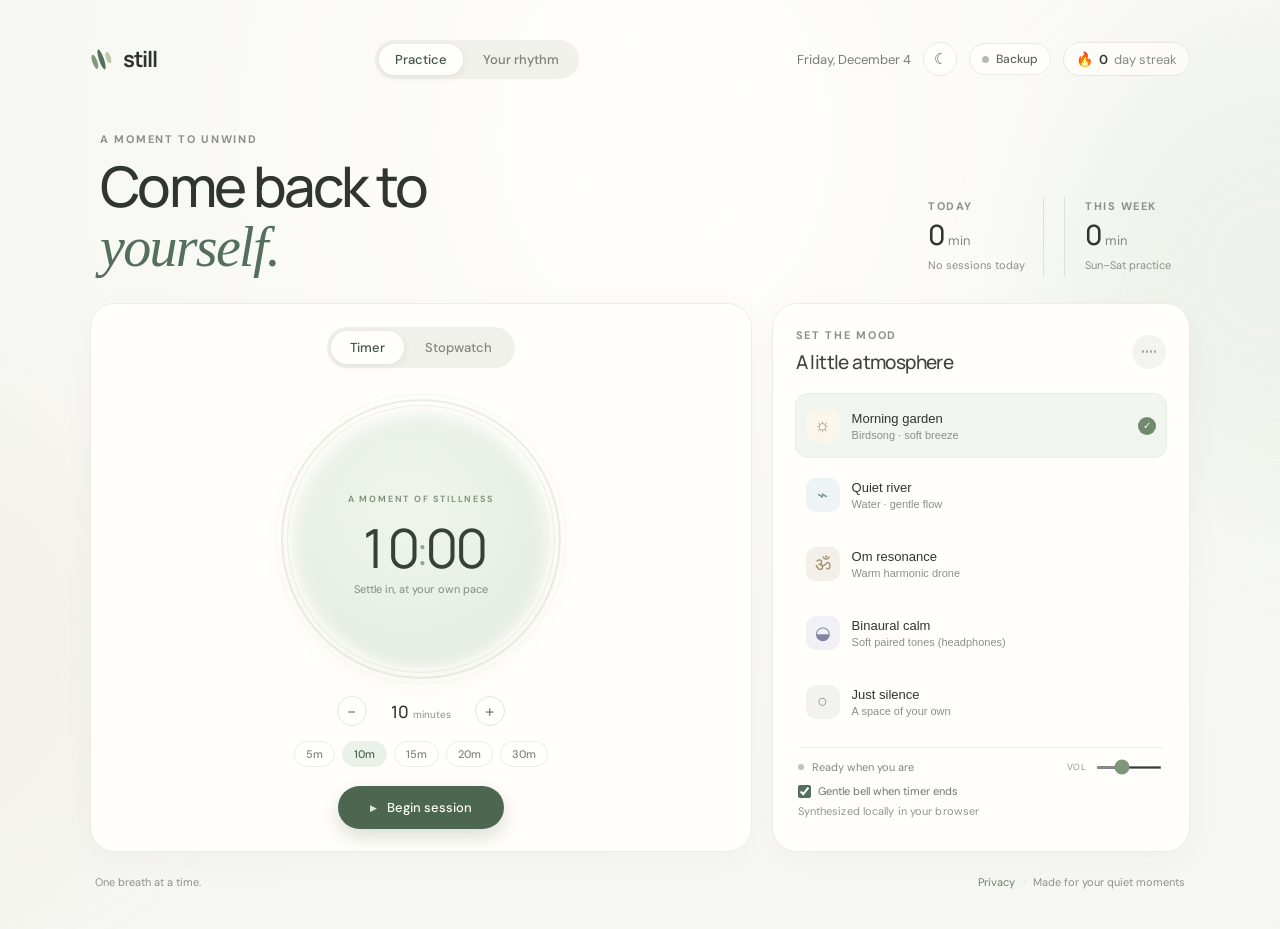
<file: index.html>
<!doctype html>
<html lang="en">
  <head>
    <meta charset="UTF-8" />
    <meta name="viewport" content="width=device-width, initial-scale=1, viewport-fit=cover" />
    <meta name="theme-color" content="#f8f8f5" />
    <meta name="description" content="Still — a calm, private meditation timer, ambient soundscape, and practice tracker." />
    <meta name="apple-mobile-web-app-capable" content="yes" />
    <meta name="apple-mobile-web-app-status-bar-style" content="default" />
    <meta name="apple-mobile-web-app-title" content="Still" />
    <link rel="manifest" href="./manifest.webmanifest" />
    <link rel="icon" href="./icon.svg" type="image/svg+xml" />
    <title>Still — a little space to breathe</title>
    <link rel="preconnect" href="https://fonts.googleapis.com" />
    <link rel="preconnect" href="https://fonts.gstatic.com" crossorigin />
    <link
      href="https://fonts.googleapis.com/css2?family=DM+Sans:wght@400;500;600;700&family=Manrope:wght@400;500;600;700&display=swap"
      rel="stylesheet"
    />
    <link rel="stylesheet" href="./styles.css" />
    <link rel="stylesheet" href="./cloud.css" />
  </head>
  <body>
    <div class="ambient-wash wash-one" aria-hidden="true"></div>
    <div class="ambient-wash wash-two" aria-hidden="true"></div>

    <main class="app-shell">
      <header class="topbar">
        <a class="brand" id="brand-home" href="#practice" aria-label="Still home">
          <span class="brand-mark" aria-hidden="true">
            <span></span><span></span><span></span>
          </span>
          <span>still</span>
        </a>

        <nav class="top-nav" aria-label="Primary navigation">
          <button class="top-nav-item active" type="button" data-view="practice-view">Practice</button>
          <button class="top-nav-item" type="button" data-view="rhythm-view">Your rhythm</button>
        </nav>

        <div class="topbar-right">
          <span class="today-label" id="today-label"></span>

          <button
            class="theme-toggle"
            id="theme-toggle"
            type="button"
            aria-label="Switch to dark mode"
            title="Toggle dark mode"
          >
            <span id="theme-icon" aria-hidden="true">☾</span>
          </button>

          <button
            class="cloud-action"
            id="cloud-action"
            type="button"
            aria-expanded="false"
            aria-controls="cloud-panel"
          >
            <span class="cloud-btn-dot" id="cloud-btn-dot" aria-hidden="true"></span>
            <span id="cloud-action-label">Backup</span>
          </button>

          <div class="streak-pill" title="Current meditation streak">
            <span class="flame" aria-hidden="true">🔥</span>
            <span id="streak-count">0</span>
            <span class="streak-word">day streak</span>
          </div>
        </div>
      </header>

      <section class="cloud-panel hidden" id="cloud-panel" aria-label="Backup and sync">
        <div class="cloud-panel-heading">
          <div class="cloud-drive-mark" aria-hidden="true">☁</div>
          <div>
            <strong id="cloud-title">Back up your practice</strong>
            <p id="cloud-description">Keep your meditation history safe across devices.</p>
          </div>
          <button class="cloud-close" id="cloud-close" type="button" aria-label="Close backup panel">×</button>
        </div>

        <div class="cloud-status-row">
          <span class="cloud-status-dot" id="cloud-status-dot"></span>
          <span id="cloud-status">Saved on this device only</span>
        </div>

        <div class="cloud-actions" id="google-cloud-actions">
          <button class="primary-button cloud-primary" id="cloud-connect" type="button">
            <span class="google-g" aria-hidden="true">G</span>
            <span>Continue with Google</span>
          </button>
          <button class="cloud-sync-button hidden" id="cloud-sync" type="button">Sync now</button>
          <button class="cloud-disconnect hidden" id="cloud-disconnect" type="button">Sign out</button>
        </div>

        <p class="cloud-footnote" id="cloud-footnote">
          Google Drive sync saves a single <code>Still Meditation Backup.json</code> file and never reads your other files.
        </p>

        <p class="cloud-setup-note hidden" id="cloud-setup-note">
          Google Drive sync is not configured for this deployment yet. You can still export or import your history below.
        </p>

        <div class="cloud-local-section">
          <span class="mini-label">DEVICE BACKUP</span>
          <div class="cloud-local-actions">
            <button class="secondary-button small-btn" id="export-json" type="button">Export JSON</button>
            <button class="secondary-button small-btn" id="import-json" type="button">Import JSON</button>
            <input type="file" id="import-file" accept="application/json,.json" class="hidden" />
          </div>
        </div>
      </section>

      <section class="view active" id="practice-view" aria-labelledby="practice-title">
        <div class="intro-row">
          <div class="practice-intro">
            <p class="eyebrow" id="greeting">A MOMENT FOR YOU</p>
            <h1 id="practice-title">Come back to<br /><em>yourself.</em></h1>
          </div>

          <div class="practice-stats">
            <div class="weekly-mini today-mini">
              <span class="mini-label">TODAY</span>
              <strong><span id="today-minutes">0</span><small> min</small></strong>
              <span class="mini-caption" id="today-session-count">No sessions today</span>
            </div>
            <div class="weekly-mini">
              <span class="mini-label">THIS WEEK</span>
              <strong><span id="weekly-minutes">0</span><small> min</small></strong>
              <span class="mini-caption" id="weekly-sessions">Sun–Sat practice</span>
            </div>
          </div>
        </div>

        <div class="practice-layout">
          <section class="session-card" aria-label="Meditation session">
            <div class="mode-switch" role="tablist" aria-label="Session type">
              <button class="mode-tab selected" type="button" data-mode="timer" role="tab" aria-selected="true">Timer</button>
              <button class="mode-tab" type="button" data-mode="stopwatch" role="tab" aria-selected="false">Stopwatch</button>
            </div>

            <div class="timer-stage" id="timer-stage">
              <div class="orbit orbit-one" aria-hidden="true"></div>
              <div class="orbit orbit-two" aria-hidden="true"></div>
              <div class="timer-halo" aria-hidden="true"></div>
              <svg class="progress-ring" viewBox="0 0 260 260" aria-hidden="true">
                <circle class="ring-track" cx="130" cy="130" r="118" />
                <circle class="ring-progress" id="progress-ring" cx="130" cy="130" r="118" />
              </svg>
              <div class="timer-content">
                <span class="timer-kicker" id="timer-kicker">A MOMENT OF STILLNESS</span>
                <div class="timer-readout" id="timer-readout" aria-live="off">10<span>:</span>00</div>
                <div class="timer-caption" id="timer-caption">Settle in, at your own pace</div>
              </div>
            </div>

            <div class="duration-controls" id="duration-controls">
              <button class="stepper" id="duration-minus" type="button" aria-label="Decrease by one minute">−</button>
              <div class="duration-value">
                <strong id="duration-label">10</strong>
                <span>minutes</span>
              </div>
              <button class="stepper" id="duration-plus" type="button" aria-label="Increase by one minute">+</button>
            </div>

            <div class="quick-times" id="quick-times" aria-label="Quick duration presets">
              <button type="button" data-minutes="5">5m</button>
              <button type="button" data-minutes="10" class="active">10m</button>
              <button type="button" data-minutes="15">15m</button>
              <button type="button" data-minutes="20">20m</button>
              <button type="button" data-minutes="30">30m</button>
            </div>

            <div class="session-actions">
              <button class="primary-button" id="start-button" type="button">
                <span class="button-icon" aria-hidden="true">▶</span>
                <span>Begin session</span>
              </button>
              <button class="secondary-button hidden" id="pause-button" type="button">Pause</button>
              <button class="text-button hidden" id="end-button" type="button">End session</button>
            </div>
          </section>

          <aside class="sound-card" aria-label="Ambient soundscape">
            <div class="section-heading">
              <div>
                <p class="eyebrow">SET THE MOOD</p>
                <h2>A little atmosphere</h2>
              </div>
              <button
                class="sound-toggle muted"
                id="sound-toggle"
                type="button"
                aria-label="Turn ambient sound on"
                title="Toggle ambient sound"
              >
                <span class="sound-bars" aria-hidden="true">
                  <i></i><i></i><i></i><i></i>
                </span>
              </button>
            </div>

            <div class="sound-list" id="sound-list" role="radiogroup" aria-label="Ambient sound selection">
              <button class="sound-option selected" type="button" data-sound="morning" role="radio" aria-checked="true">
                <span class="sound-symbol" aria-hidden="true">☼</span>
                <span class="sound-copy">
                  <strong>Morning garden</strong>
                  <small>Birdsong · soft breeze</small>
                </span>
                <span class="sound-check" aria-hidden="true">✓</span>
              </button>

              <button class="sound-option" type="button" data-sound="river" role="radio" aria-checked="false">
                <span class="sound-symbol" aria-hidden="true">⌁</span>
                <span class="sound-copy">
                  <strong>Quiet river</strong>
                  <small>Water · gentle flow</small>
                </span>
                <span class="sound-check" aria-hidden="true">✓</span>
              </button>

              <button class="sound-option" type="button" data-sound="om" role="radio" aria-checked="false">
                <span class="sound-symbol om-symbol" aria-hidden="true">ॐ</span>
                <span class="sound-copy">
                  <strong>Om resonance</strong>
                  <small>Warm harmonic drone</small>
                </span>
                <span class="sound-check" aria-hidden="true">✓</span>
              </button>

              <button class="sound-option" type="button" data-sound="binaural" role="radio" aria-checked="false">
                <span class="sound-symbol" aria-hidden="true">◒</span>
                <span class="sound-copy">
                  <strong>Binaural calm</strong>
                  <small>Soft paired tones (headphones)</small>
                </span>
                <span class="sound-check" aria-hidden="true">✓</span>
              </button>

              <button class="sound-option" type="button" data-sound="silence" role="radio" aria-checked="false">
                <span class="sound-symbol silence-symbol" aria-hidden="true">○</span>
                <span class="sound-copy">
                  <strong>Just silence</strong>
                  <small>A space of your own</small>
                </span>
                <span class="sound-check" aria-hidden="true">✓</span>
              </button>
            </div>

            <div class="sound-foot">
              <span class="now-playing-dot" aria-hidden="true"></span>
              <span id="sound-foot-label">Ready when you are</span>
              <label class="volume-control" aria-label="Sound volume">
                <span>VOL</span>
                <input id="volume" type="range" min="0" max="100" value="35" />
              </label>
            </div>

            <div class="sound-extras">
              <label class="chime-toggle">
                <input type="checkbox" id="chime-toggle" checked />
                <span>Gentle bell when timer ends</span>
              </label>
              <span class="sound-note">Synthesized locally in your browser</span>
            </div>
          </aside>
        </div>

        <footer class="app-footer">
          <span>One breath at a time.</span>
          <div class="footer-links">
            <a href="./privacy.html">Privacy</a>
            <span class="footer-sep" aria-hidden="true">·</span>
            <span>Made for your quiet moments</span>
          </div>
        </footer>
      </section>

      <section class="view rhythm-view" id="rhythm-view" aria-labelledby="rhythm-title">
        <div class="rhythm-header">
          <div class="rhythm-heading">
            <p class="eyebrow">YOUR PRACTICE</p>
            <h1 id="rhythm-title">A rhythm of<br /><em>returning.</em></h1>
          </div>

          <div class="rhythm-stats">
            <div>
              <span class="mini-label">THIS WEEK</span>
              <strong id="rhythm-week">0<span> min</span></strong>
            </div>
            <div>
              <span class="mini-label">CURRENT STREAK</span>
              <strong id="current-streak">0<span> days</span></strong>
            </div>
            <div>
              <span class="mini-label">LONGEST STREAK</span>
              <strong id="best-streak">0<span> days</span></strong>
            </div>
            <div>
              <span class="mini-label">MOST ACTIVE MONTH</span>
              <strong class="month-stat" id="most-active-month">—</strong>
              <span class="stat-detail" id="most-active-minutes">0 min</span>
            </div>
          </div>
        </div>

        <div class="heatmap-card">
          <div class="heatmap-top">
            <div>
              <p class="eyebrow">SHOWING UP, IN YOUR OWN WAY</p>
              <h2 id="heatmap-title">Your practice</h2>
            </div>
            <div class="view-tabs" role="tablist" aria-label="History range">
              <button class="view-tab" type="button" data-range="week" role="tab">Week</button>
              <button class="view-tab" type="button" data-range="month" role="tab">Month</button>
              <button class="view-tab selected" type="button" data-range="year" role="tab">Year</button>
            </div>
          </div>
          <div id="heatmap-summary" class="heatmap-summary"></div>
          <div class="heatmap-container" id="heatmap-container"></div>
          <div class="heatmap-legend" aria-hidden="true">
            <span>Less</span>
            <i class="heat-level-0"></i>
            <i class="heat-level-1"></i>
            <i class="heat-level-2"></i>
            <i class="heat-level-3"></i>
            <i class="heat-level-4"></i>
            <span>More</span>
          </div>
        </div>

        <div class="history-bottom">
          <div class="history-card">
            <p class="eyebrow">TOTAL PRACTICE</p>
            <strong id="total-minutes">0 <small>min</small></strong>
            <span id="total-sessions">Your first session is waiting</span>
          </div>
          <div class="history-card">
            <p class="eyebrow">LONGEST SESSION</p>
            <strong id="longest-session">—</strong>
            <span id="longest-session-detail">A little time, well spent</span>
          </div>
        </div>

        <footer class="app-footer">
          <span>One breath at a time.</span>
          <div class="footer-links">
            <a href="./privacy.html">Privacy</a>
            <span class="footer-sep" aria-hidden="true">·</span>
            <button class="link-button" id="back-to-practice" type="button">Back to practice</button>
          </div>
        </footer>
      </section>

      <nav class="bottom-nav" aria-label="Mobile navigation">
        <button class="nav-item active" type="button" data-view="practice-view">
          <span class="nav-glyph" aria-hidden="true">◉</span>
          <span>Practice</span>
        </button>
        <button class="nav-item" type="button" data-view="rhythm-view">
          <span class="nav-glyph" aria-hidden="true">▦</span>
          <span>Your rhythm</span>
        </button>
      </nav>

      <div id="toast" class="toast" role="status" aria-live="polite"></div>
    </main>

    <script src="./config.js"></script>
    <script src="./cloud.js" defer></script>
    <script src="./app.js" defer></script>
    <script src="https://accounts.google.com/gsi/client" async defer></script>
  </body>
</html>
</file>
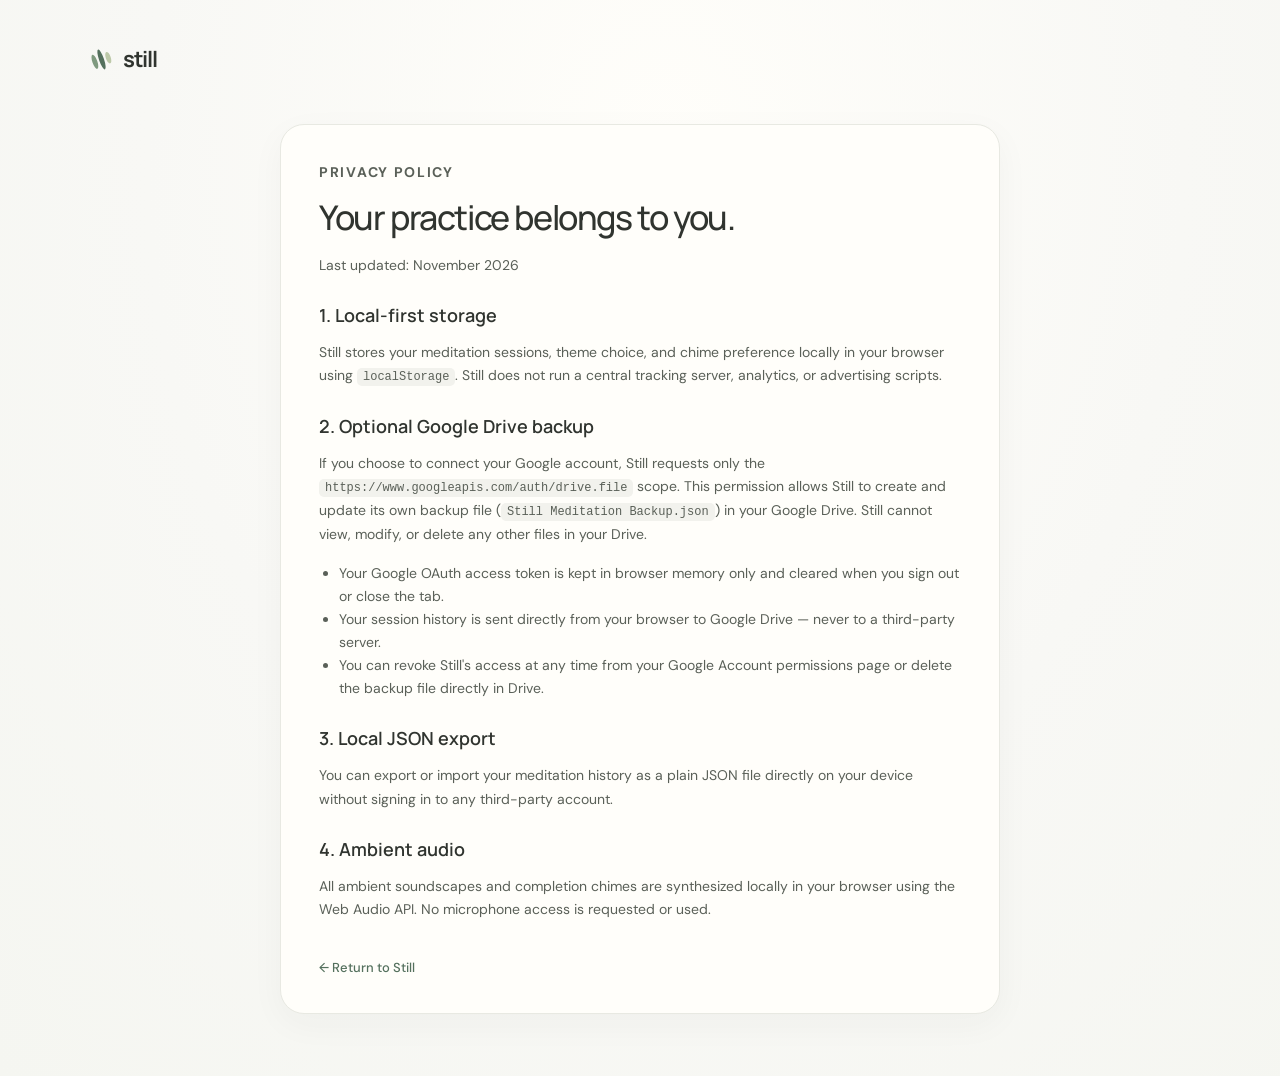
<file: privacy.html>
<!doctype html>
<html lang="en">
  <head>
    <meta charset="UTF-8" />
    <meta name="viewport" content="width=device-width, initial-scale=1, viewport-fit=cover" />
    <meta name="theme-color" content="#f8f8f5" />
    <link rel="icon" href="./icon.svg" type="image/svg+xml" />
    <title>Privacy Policy — Still</title>
    <link rel="preconnect" href="https://fonts.googleapis.com" />
    <link rel="preconnect" href="https://fonts.gstatic.com" crossorigin />
    <link
      href="https://fonts.googleapis.com/css2?family=DM+Sans:wght@400;500;600;700&family=Manrope:wght@400;500;600;700&display=swap"
      rel="stylesheet"
    />
    <link rel="stylesheet" href="./styles.css" />
    <link rel="stylesheet" href="./cloud.css" />
    <style>
      .privacy-card {
        max-width: 720px;
        margin: 40px auto 24px;
        padding: 36px 38px;
        border-radius: 24px;
        background: var(--surface, #fffefa);
        border: 1px solid var(--line);
        box-shadow: 0 10px 34px rgba(52, 60, 45, 0.04);
      }
      .privacy-card h1 {
        font-family: var(--display);
        font-size: 34px;
        font-weight: 500;
        letter-spacing: -1.4px;
        margin: 8px 0 10px;
      }
      .privacy-card h2 {
        font-family: var(--display);
        font-size: 18px;
        font-weight: 600;
        margin: 26px 0 8px;
      }
      .privacy-card p,
      .privacy-card li {
        font-size: 14px;
        line-height: 1.65;
        color: var(--ink-soft, #50564e);
      }
      .privacy-card ul {
        padding-left: 20px;
      }
      .privacy-card code {
        font-size: 12px;
        background: var(--paper2);
        padding: 2px 6px;
        border-radius: 5px;
      }
      .privacy-back {
        display: inline-flex;
        align-items: center;
        gap: 6px;
        margin-top: 24px;
        color: var(--green);
        font-weight: 500;
        font-size: 13px;
        text-decoration: none;
      }
      .privacy-back:hover {
        text-decoration: underline;
      }
      html[data-theme="dark"] .privacy-card {
        background: #202621;
        border-color: #303a31;
      }
      html[data-theme="dark"] .privacy-card p,
      html[data-theme="dark"] .privacy-card li {
        color: #c7d1c4;
      }
      @media (max-width: 640px) {
        .privacy-card {
          padding: 24px 20px;
          margin-top: 20px;
        }
      }
    </style>
  </head>
  <body>
    <main class="app-shell">
      <header class="topbar">
        <a class="brand" href="./index.html" aria-label="Back to Still">
          <span class="brand-mark" aria-hidden="true"><span></span><span></span><span></span></span>
          <span>still</span>
        </a>
      </header>

      <article class="privacy-card">
        <p class="eyebrow">PRIVACY POLICY</p>
        <h1>Your practice belongs to you.</h1>
        <p>Last updated: November 2026</p>

        <h2>1. Local-first storage</h2>
        <p>
          Still stores your meditation sessions, theme choice, and chime preference locally in your browser using
          <code>localStorage</code>. Still does not run a central tracking server, analytics, or advertising scripts.
        </p>

        <h2>2. Optional Google Drive backup</h2>
        <p>
          If you choose to connect your Google account, Still requests only the
          <code>https://www.googleapis.com/auth/drive.file</code> scope. This permission allows Still to create and
          update its own backup file (<code>Still Meditation Backup.json</code>) in your Google Drive. Still cannot view,
          modify, or delete any other files in your Drive.
        </p>
        <ul>
          <li>Your Google OAuth access token is kept in browser memory only and cleared when you sign out or close the tab.</li>
          <li>Your session history is sent directly from your browser to Google Drive — never to a third-party server.</li>
          <li>You can revoke Still's access at any time from your Google Account permissions page or delete the backup file directly in Drive.</li>
        </ul>

        <h2>3. Local JSON export</h2>
        <p>
          You can export or import your meditation history as a plain JSON file directly on your device without signing
          in to any third-party account.
        </p>

        <h2>4. Ambient audio</h2>
        <p>
          All ambient soundscapes and completion chimes are synthesized locally in your browser using the Web Audio API.
          No microphone access is requested or used.
        </p>

        <a class="privacy-back" href="./index.html">← Return to Still</a>
      </article>
    </main>
    <script>
      try {
        if (localStorage.getItem('still.theme.v1') === 'dark') {
          document.documentElement.dataset.theme = 'dark';
        }
      } catch {}
    </script>
  </body>
</html>
</file>
<file: styles.css>
/* ==========================================================================
   Still — Core Stylesheet
   ========================================================================== */

:root {
  color-scheme: light;
  --paper: #f8f8f5;
  --paper2: #f2f2ed;
  --surface: #fffefa;
  --ink: #30342f;
  --ink-soft: #5a6058;
  --muted: #8b8f86;
  --line: #e8e9e2;
  --green: #54705d;
  --green-dark: #3f5848;
  --mint: #dce8db;
  --sage: #a5b9a4;
  --gold: #bf9b61;
  --serif: Georgia, 'Times New Roman', serif;
  --sans: 'DM Sans', -apple-system, BlinkMacSystemFont, 'Segoe UI', sans-serif;
  --display: 'Manrope', var(--sans);

  font-family: var(--sans);
  font-size: 16px;
  background: var(--paper);
  color: var(--ink);
  font-synthesis: none;
  text-rendering: optimizeLegibility;
  -webkit-font-smoothing: antialiased;
}

* {
  box-sizing: border-box;
}

body {
  margin: 0;
  min-height: 100vh;
  background: radial-gradient(ellipse at 52% 15%, #fffefa 0%, #f8f8f5 55%, #f5f6f1 100%);
  overflow-x: hidden;
}

:focus-visible {
  outline: 2px solid var(--green);
  outline-offset: 2px;
}

/* Ambient background washes */
.ambient-wash {
  position: fixed;
  z-index: 0;
  pointer-events: none;
  width: 430px;
  height: 430px;
  filter: blur(70px);
  border-radius: 50%;
  opacity: 0.2;
  transition: transform 2s cubic-bezier(0.2, 0.8, 0.2, 1);
}

.wash-one {
  top: 6%;
  right: -210px;
  background: #c9dcc9;
}

.wash-two {
  left: -290px;
  bottom: 5%;
  background: #eadcc3;
}

/* Layout shell & header */
.app-shell {
  max-width: 1100px;
  width: calc(100% - 72px);
  margin: 0 auto;
  position: relative;
  z-index: 1;
  padding: 28px 0 40px;
}

.topbar {
  position: relative;
  height: 50px;
  display: flex;
  align-items: center;
  justify-content: space-between;
  gap: 16px;
}

.brand {
  display: inline-flex;
  gap: 10px;
  align-items: center;
  text-decoration: none;
  color: var(--ink);
  font-family: var(--display);
  font-size: 22px;
  font-weight: 700;
  letter-spacing: -1.3px;
}

.brand-mark {
  height: 23px;
  width: 23px;
  display: inline-flex;
  align-items: center;
  justify-content: center;
  gap: 2px;
  transform: rotate(-19deg);
}

.brand-mark span {
  width: 5px;
  background: #7f9a7f;
  border-radius: 100%;
  height: 15px;
}

.brand-mark span:nth-child(2) {
  height: 21px;
  background: var(--green);
}

.brand-mark span:nth-child(3) {
  height: 12px;
  background: #bdc9a9;
}

/* Desktop top navigation */
.top-nav {
  display: inline-flex;
  align-items: center;
  gap: 4px;
  padding: 4px;
  border-radius: 999px;
  background: #f1f1eb;
}

.top-nav-item {
  border: 0;
  background: transparent;
  border-radius: 999px;
  padding: 7px 16px;
  color: #7c8078;
  font: 500 13px var(--sans);
  cursor: pointer;
  transition: background 0.25s ease, color 0.25s ease, box-shadow 0.25s ease;
}

.top-nav-item:hover {
  color: var(--ink);
}

.top-nav-item.active {
  background: var(--surface);
  color: var(--green-dark);
  box-shadow: 0 2px 8px rgba(38, 52, 27, 0.08);
}

.topbar-right {
  display: flex;
  align-items: center;
  gap: 12px;
  color: #777b73;
  font-size: 13px;
}

.today-label {
  white-space: nowrap;
}

.streak-pill {
  display: inline-flex;
  align-items: center;
  gap: 6px;
  padding: 7px 12px;
  border: 1px solid #e8e7df;
  background: rgba(255, 253, 249, 0.8);
  border-radius: 999px;
  color: var(--ink);
  font-weight: 600;
  white-space: nowrap;
}

.flame {
  color: #c48953;
  font-size: 14px;
}

.streak-word {
  color: #878981;
  font-weight: 400;
}

/* Views */
.view {
  display: none;
  animation: fade-rise 0.55s cubic-bezier(0.16, 1, 0.3, 1) both;
}

.view.active {
  display: block;
}

@keyframes fade-rise {
  from {
    opacity: 0;
    transform: translateY(9px);
  }
  to {
    opacity: 1;
    transform: translateY(0);
  }
}

/* Intro & stats row */
.intro-row {
  display: flex;
  align-items: flex-end;
  justify-content: space-between;
  margin: 42px 10px 27px;
}

.eyebrow,
.mini-label {
  margin: 0 0 10px;
  font-size: 11px;
  line-height: 1.35;
  letter-spacing: 1.55px;
  font-weight: 700;
  color: #8d9088;
}

.eyebrow {
  letter-spacing: 1.7px;
}

.intro-row h1,
.rhythm-header h1 {
  font-family: var(--display);
  font-weight: 500;
  letter-spacing: -2.7px;
  font-size: clamp(40px, 5vw, 56px);
  line-height: 1.05;
  margin: 0;
  color: #30352f;
}

.intro-row h1 em,
.rhythm-header h1 em {
  font-family: var(--serif);
  font-weight: 400;
  color: var(--green);
  letter-spacing: -1.7px;
}

.practice-stats {
  display: flex;
  align-items: stretch;
  gap: 20px;
}

.weekly-mini {
  padding: 2px 3px 4px 20px;
  border-left: 1px solid #dedfd8;
  min-width: 116px;
}

.practice-stats .today-mini {
  border-left: 0;
  border-right: 1px solid #dedfd8;
  padding-left: 0;
  padding-right: 18px;
}

.weekly-mini .mini-label {
  display: block;
  margin-bottom: 7px;
}

.weekly-mini strong {
  font-family: var(--display);
  font-size: 28px;
  line-height: 1;
  letter-spacing: -0.9px;
  font-weight: 500;
}

.weekly-mini strong small {
  font-family: var(--sans);
  font-size: 13px;
  letter-spacing: 0;
  color: #82867d;
  font-weight: 400;
}

.mini-caption {
  display: block;
  color: #8d9088;
  font-size: 11px;
  margin-top: 8px;
}

.today-mini .mini-caption {
  white-space: nowrap;
}

/* Practice grid & cards */
.practice-layout {
  display: grid;
  grid-template-columns: minmax(0, 1.36fr) minmax(310px, 0.86fr);
  gap: 18px;
  align-items: stretch;
}

.session-card,
.sound-card,
.heatmap-card,
.history-card {
  background: var(--surface);
  border: 1px solid #edede7;
  box-shadow: 0 10px 34px rgba(52, 60, 45, 0.035);
}

.session-card {
  border-radius: 25px;
  min-height: 515px;
  padding: 23px 24px 22px;
  display: flex;
  flex-direction: column;
  align-items: center;
  position: relative;
  overflow: hidden;
}

.mode-switch {
  display: inline-flex;
  padding: 4px;
  border-radius: 999px;
  background: #f1f1eb;
  gap: 2px;
  z-index: 1;
}

.mode-tab {
  border: 0;
  background: transparent;
  border-radius: 999px;
  padding: 8px 19px;
  color: #85877f;
  font: 500 13px var(--sans);
  cursor: pointer;
  transition: all 0.32s cubic-bezier(0.2, 0.8, 0.2, 1);
}

.mode-tab.selected {
  background: var(--surface);
  color: var(--green-dark);
  box-shadow: 0 2px 8px rgba(38, 52, 27, 0.075);
}

/* Timer stage */
.timer-stage {
  width: min(290px, 72vw);
  height: min(290px, 72vw);
  position: relative;
  margin: 15px auto 4px;
  display: grid;
  place-items: center;
  isolation: isolate;
}

.timer-halo {
  position: absolute;
  inset: 24px;
  border-radius: 50%;
  background: radial-gradient(circle at 45% 38%, #eff5ec 0%, #e9f0e5 48%, #e1e9de 100%);
  box-shadow: inset 0 3px 20px #fff, 0 8px 30px rgba(113, 135, 108, 0.09);
  animation: breathe 8s ease-in-out infinite;
  z-index: -1;
}

.orbit {
  position: absolute;
  border: 1px solid rgba(190, 203, 181, 0.65);
  border-radius: 50%;
  inset: 9px;
  opacity: 0.45;
  transform: scale(0.93);
  transition: transform 2s ease, opacity 1s ease;
}

.orbit-two {
  inset: 0;
  opacity: 0.2;
  transform: scale(0.95);
}

@keyframes breathe {
  0%, 100% {
    transform: scale(0.96);
    opacity: 0.9;
  }
  50% {
    transform: scale(1.025);
    opacity: 1;
  }
}

.progress-ring {
  position: absolute;
  inset: 0;
  width: 100%;
  height: 100%;
  transform: rotate(-90deg);
  overflow: visible;
}

.ring-track,
.ring-progress {
  fill: none;
  stroke-width: 1.5;
}

.ring-track {
  stroke: rgba(149, 169, 145, 0.21);
}

.ring-progress {
  stroke: #698368;
  stroke-width: 2;
  stroke-linecap: round;
  stroke-dasharray: 741.4;
  stroke-dashoffset: 741.4;
  transition: stroke-dashoffset 0.65s linear;
}

.timer-content {
  text-align: center;
  position: relative;
  padding-top: 3px;
}

.timer-kicker {
  font-size: 9px;
  letter-spacing: 1.8px;
  color: #7c8a76;
  font-weight: 600;
}

.timer-readout {
  font-family: var(--display);
  font-size: 54px;
  font-weight: 400;
  letter-spacing: -3.2px;
  line-height: 1.2;
  margin: 8px 0 2px;
  color: #374138;
  font-variant-numeric: tabular-nums;
}

.timer-readout span {
  font-family: var(--sans);
  font-size: 40px;
  color: #91a18f;
  font-weight: 300;
  margin: 0 2px;
  vertical-align: 3px;
}

.timer-caption {
  font-size: 11px;
  color: #828c7f;
  letter-spacing: 0.05px;
}

/* Duration controls */
.duration-controls {
  display: flex;
  align-items: center;
  justify-content: center;
  gap: 21px;
  margin-top: 0;
  transition: opacity 0.25s;
}

.stepper {
  display: grid;
  place-items: center;
  width: 30px;
  height: 30px;
  border: 1px solid #e4e7dd;
  background: var(--surface);
  border-radius: 50%;
  font: 400 17px var(--sans);
  color: #6f806c;
  cursor: pointer;
  transition: transform 0.25s cubic-bezier(0.2, 0.8, 0.2, 1), background 0.2s;
}

.stepper:hover {
  transform: scale(1.09);
  background: #eef3eb;
}

.duration-value {
  width: 66px;
  text-align: center;
  display: flex;
  align-items: baseline;
  justify-content: center;
  gap: 4px;
}

.duration-value strong {
  font: 500 17px var(--display);
}

.duration-value span {
  font-size: 10px;
  color: #8c9087;
}

.quick-times {
  display: flex;
  gap: 7px;
  margin-top: 15px;
}

.quick-times button {
  border: 1px solid #ecece6;
  background: transparent;
  color: #81847c;
  font: 500 11px var(--sans);
  padding: 5px 11px;
  border-radius: 999px;
  cursor: pointer;
  transition: all 0.2s;
}

.quick-times button.active,
.quick-times button:hover {
  background: #eaf1e8;
  border-color: #eaf1e8;
  color: #4b654e;
}

/* Buttons */
.session-actions {
  display: flex;
  align-items: center;
  justify-content: center;
  gap: 15px;
  margin-top: 19px;
}

.primary-button {
  display: inline-flex;
  align-items: center;
  justify-content: center;
  gap: 10px;
  padding: 13px 23px;
  border: 0;
  border-radius: 999px;
  background: #4c664f;
  color: #fffef8;
  font: 500 13px var(--sans);
  box-shadow: 0 8px 18px rgba(64, 91, 67, 0.19);
  min-width: 166px;
  cursor: pointer;
  transition: transform 0.3s cubic-bezier(0.2, 0.8, 0.2, 1), background 0.25s, box-shadow 0.3s;
}

.primary-button:hover {
  background: #3f5943;
  transform: translateY(-2px);
  box-shadow: 0 12px 23px rgba(64, 91, 67, 0.22);
}

.primary-button:active {
  transform: scale(0.98);
}

.button-icon {
  font-size: 9px;
  opacity: 0.85;
}

.secondary-button {
  border: 1px solid #e4e7dd;
  background: var(--surface);
  color: #5b6958;
  border-radius: 999px;
  padding: 11px 18px;
  font: 500 12px var(--sans);
  cursor: pointer;
  transition: background 0.2s, border-color 0.2s;
}

.secondary-button:hover {
  background: #f2f5ef;
  border-color: #d6dfd2;
}

.secondary-button.small-btn {
  padding: 7px 13px;
  font-size: 11px;
}

.text-button,
.link-button {
  border: 0;
  background: none;
  color: #7c8276;
  font: 500 11px var(--sans);
  cursor: pointer;
  padding: 6px 3px;
}

.text-button:hover,
.link-button:hover {
  color: var(--green-dark);
}

.hidden {
  display: none !important;
}

.session-card.is-running .timer-halo {
  animation-duration: 6s;
}

.session-card.is-running .orbit-one {
  animation: orbit-breathe 4s ease-in-out infinite alternate;
}

.session-card.is-running .orbit-two {
  animation: orbit-breathe 6s ease-in-out infinite alternate-reverse;
}

@keyframes orbit-breathe {
  to {
    transform: scale(1.035);
    opacity: 0.5;
  }
}

/* Ambient sound card */
.sound-card {
  border-radius: 25px;
  padding: 23px 22px 18px;
  display: flex;
  flex-direction: column;
  min-height: 515px;
}

.section-heading {
  display: flex;
  align-items: center;
  justify-content: space-between;
  padding: 1px 1px 18px;
}

.section-heading .eyebrow {
  margin-bottom: 6px;
}

.section-heading h2,
.heatmap-top h2 {
  font: 500 19px var(--display);
  letter-spacing: -0.6px;
  margin: 0;
  color: #3d443d;
}

.sound-toggle {
  width: 34px;
  height: 34px;
  border-radius: 50%;
  background: #eef3eb;
  border: 0;
  display: grid;
  place-items: center;
  cursor: pointer;
  color: #60765d;
  transition: transform 0.25s;
}

.sound-toggle:hover {
  transform: scale(1.06);
}

.sound-bars {
  display: flex;
  align-items: center;
  gap: 2px;
  height: 14px;
}

.sound-bars i {
  display: block;
  width: 2px;
  border-radius: 2px;
  background: #728a6d;
  height: 5px;
  animation: sound-wave 0.9s ease-in-out infinite alternate;
}

.sound-bars i:nth-child(2) {
  height: 10px;
  animation-delay: -0.45s;
}

.sound-bars i:nth-child(3) {
  height: 7px;
  animation-delay: -0.2s;
}

.sound-bars i:nth-child(4) {
  height: 12px;
  animation-delay: -0.65s;
}

@keyframes sound-wave {
  to {
    transform: scaleY(0.48);
  }
}

.sound-toggle.muted {
  background: #f3f3ef;
  color: #aaa;
}

.sound-toggle.muted .sound-bars i {
  animation: none;
  height: 3px;
  background: #aaa;
}

.sound-list {
  display: flex;
  flex-direction: column;
  gap: 4px;
}

.sound-option {
  height: 62px;
  display: flex;
  align-items: center;
  gap: 12px;
  border: 1px solid transparent;
  background: transparent;
  border-radius: 13px;
  padding: 8px 10px;
  text-align: left;
  cursor: pointer;
  transition: all 0.28s cubic-bezier(0.2, 0.8, 0.2, 1);
  color: var(--ink);
}

.sound-option:hover {
  background: #f8f8f3;
}

.sound-option.selected {
  background: #f1f5ef;
  border-color: #e8eee4;
}

.sound-symbol {
  width: 34px;
  height: 34px;
  border-radius: 10px;
  background: #faf6ec;
  color: #9a8a66;
  display: grid;
  place-items: center;
  font-size: 18px;
  flex: none;
}

.sound-option:nth-child(2) .sound-symbol {
  background: #eef4f3;
  color: #749391;
}

.sound-option:nth-child(3) .sound-symbol {
  background: #f4f0e9;
  color: #a38b68;
}

.sound-option:nth-child(4) .sound-symbol {
  background: #f1f0f6;
  color: #8583a1;
}

.sound-option:nth-child(5) .sound-symbol {
  background: #f2f2ee;
  color: #92948c;
}

.sound-option .om-symbol {
  font-size: 19px;
}

.sound-copy {
  display: flex;
  flex-direction: column;
  gap: 3px;
  flex: 1;
}

.sound-copy strong {
  font-size: 13px;
  font-weight: 500;
}

.sound-copy small {
  font-size: 11px;
  color: #8d9088;
}

.sound-check {
  opacity: 0;
  transform: scale(0.7);
  display: grid;
  place-items: center;
  width: 18px;
  height: 18px;
  border-radius: 50%;
  background: #71896d;
  color: #fff;
  font-size: 10px;
  transition: all 0.25s;
}

.sound-option.selected .sound-check {
  opacity: 1;
  transform: scale(1);
}

.sound-foot {
  display: flex;
  align-items: center;
  gap: 8px;
  border-top: 1px solid #eeeeea;
  margin: 13px 3px 0;
  padding-top: 12px;
  color: #85887f;
  font-size: 11px;
}

.now-playing-dot {
  width: 6px;
  height: 6px;
  border-radius: 50%;
  background: #bec5b7;
  flex: none;
}

.now-playing-dot.playing {
  background: #779274;
  box-shadow: 0 0 0 3px rgba(118, 146, 116, 0.14);
  animation: dot-pulse 2s infinite;
}

@keyframes dot-pulse {
  50% {
    box-shadow: 0 0 0 6px rgba(118, 146, 116, 0.04);
  }
}

.volume-control {
  margin-left: auto;
  display: flex;
  align-items: center;
  gap: 7px;
  font-size: 9px;
  letter-spacing: 0.8px;
  color: #93968e;
}

.volume-control input {
  accent-color: #7f967a;
  width: 66px;
  height: 3px;
}

.sound-extras {
  display: flex;
  flex-direction: column;
  gap: 6px;
  padding: 10px 3px 0;
}

.chime-toggle {
  display: inline-flex;
  align-items: center;
  gap: 7px;
  font-size: 11px;
  color: #6f756b;
  cursor: pointer;
}

.chime-toggle input {
  accent-color: var(--green);
  margin: 0;
}

.sound-note {
  color: #92968c;
  font-size: 11px;
  letter-spacing: 0.1px;
}

/* Footer */
.app-footer {
  display: flex;
  justify-content: space-between;
  align-items: center;
  color: #8d9187;
  font-size: 11px;
  margin: 23px 5px 0;
}

.footer-links {
  display: inline-flex;
  align-items: center;
  gap: 8px;
}

.footer-links a {
  color: #6b7f67;
  text-decoration: none;
}

.footer-links a:hover {
  text-decoration: underline;
}

.footer-sep {
  opacity: 0.5;
}

/* Mobile bottom nav */
.bottom-nav {
  position: fixed;
  z-index: 5;
  bottom: max(12px, env(safe-area-inset-bottom));
  left: 50%;
  transform: translateX(-50%);
  display: none;
  align-items: center;
  gap: 3px;
  padding: 5px;
  background: rgba(255, 254, 250, 0.93);
  border: 1px solid #e9eae4;
  border-radius: 999px;
  box-shadow: 0 8px 28px rgba(60, 70, 49, 0.11);
  backdrop-filter: blur(12px);
}

.nav-item {
  display: flex;
  align-items: center;
  gap: 7px;
  padding: 9px 14px;
  border: 0;
  border-radius: 999px;
  background: none;
  color: #94968e;
  font: 500 11px var(--sans);
  cursor: pointer;
}

.nav-item.active {
  background: #edf3eb;
  color: #4c684e;
}

.nav-glyph {
  font-size: 13px;
}

/* Toast */
.toast {
  position: fixed;
  left: 50%;
  bottom: 33px;
  transform: translate(-50%, 12px);
  background: #35463a;
  color: #fffdf7;
  padding: 11px 17px;
  border-radius: 999px;
  font-size: 12px;
  opacity: 0;
  pointer-events: none;
  transition: all 0.35s;
  box-shadow: 0 7px 20px rgba(40, 61, 44, 0.2);
  z-index: 20;
}

.toast.visible {
  opacity: 1;
  transform: translate(-50%, 0);
}

/* Rhythm view & heatmap */
.rhythm-view {
  padding-bottom: 4px;
}

.rhythm-header {
  display: flex;
  justify-content: space-between;
  align-items: flex-end;
  margin: 48px 10px 27px;
  gap: 20px;
}

.rhythm-stats {
  display: grid;
  grid-template-columns: repeat(4, minmax(88px, 1fr));
  gap: 10px;
  max-width: 650px;
  padding-bottom: 4px;
}

.rhythm-stats > div {
  min-width: 0;
  display: flex;
  flex-direction: column;
  gap: 5px;
  padding: 12px 13px;
  border: 1px solid var(--line);
  border-radius: 15px;
  background: var(--surface);
}

.rhythm-stats .mini-label {
  margin: 0;
  font-size: 9px;
  letter-spacing: 1.15px;
  white-space: nowrap;
}

.rhythm-stats strong {
  font: 500 22px var(--display);
  letter-spacing: -0.8px;
  white-space: nowrap;
}

.rhythm-stats strong span {
  font: 400 11px var(--sans);
  letter-spacing: 0;
  color: #8f9289;
}

.rhythm-stats .month-stat {
  font-size: 17px;
  letter-spacing: -0.3px;
}

.rhythm-stats .stat-detail {
  font-size: 11px;
  color: #8f9289;
}

.heatmap-card {
  border-radius: 24px;
  padding: 24px 25px 21px;
}

.heatmap-top {
  display: flex;
  justify-content: space-between;
  align-items: center;
  margin-bottom: 17px;
}

.heatmap-top .eyebrow {
  margin-bottom: 6px;
}

.view-tabs {
  display: flex;
  gap: 3px;
  background: #f3f3ee;
  border-radius: 999px;
  padding: 4px;
}

.view-tab {
  border: 0;
  border-radius: 999px;
  padding: 7px 14px;
  background: transparent;
  color: #8b8d85;
  font: 500 12px var(--sans);
  cursor: pointer;
  transition: all 0.25s;
}

.view-tab.selected {
  background: var(--surface);
  color: #4f664d;
  box-shadow: 0 1px 5px rgba(40, 52, 31, 0.08);
}

.heatmap-summary {
  font-size: 12px;
  color: #84877d;
  margin: 0 0 16px;
}

.heatmap-container {
  min-height: 141px;
  display: flex;
  flex-direction: column;
  align-items: center;
  justify-content: flex-start;
  overflow-x: auto;
  padding: 7px 3px 5px;
  scrollbar-width: thin;
  scrollbar-color: #d9ded4 transparent;
}

.heatmap-grid {
  display: flex;
  gap: 4px;
  align-items: flex-start;
}

.heatmap-column {
  display: flex;
  flex-direction: column;
  gap: 4px;
}

.heat-cell {
  width: 12px;
  height: 12px;
  border-radius: 3px;
  background: #eff0eb;
  transition: transform 0.2s, filter 0.2s;
  position: relative;
  flex: none;
}

.heat-cell:hover {
  transform: scale(1.34);
  z-index: 1;
  filter: brightness(0.94);
}

.heat-cell[data-level="1"] { background: #dce8d9; }
.heat-cell[data-level="2"] { background: #b9cfb3; }
.heat-cell[data-level="3"] { background: #91af88; }
.heat-cell[data-level="4"] { background: #5d7c5e; }

.heat-cell.today {
  outline: 1px solid #667e5b;
  outline-offset: 1px;
}

.heat-labels {
  color: #9c9e96;
  font-size: 9px;
  margin-top: 6px;
  width: 100%;
  max-width: 848px;
}

.heatmap-legend {
  display: flex;
  align-items: center;
  justify-content: flex-end;
  gap: 4px;
  color: #9a9d94;
  font-size: 9px;
  margin-top: 13px;
}

.heatmap-legend span:first-child { margin-right: 3px; }
.heatmap-legend span:last-child { margin-left: 3px; }
.heatmap-legend i {
  width: 10px;
  height: 10px;
  border-radius: 2px;
  background: #eff0eb;
}

.heatmap-legend .heat-level-1 { background: #dce8d9; }
.heatmap-legend .heat-level-2 { background: #b9cfb3; }
.heatmap-legend .heat-level-3 { background: #91af88; }
.heatmap-legend .heat-level-4 { background: #5d7c5e; }

.week-grid {
  width: 100%;
  display: grid;
  grid-template-columns: repeat(7, minmax(30px, 1fr));
  gap: 8px;
}

.week-day {
  display: flex;
  flex-direction: column;
  align-items: center;
  gap: 9px;
  color: #96998f;
  font-size: 10px;
}

.week-day .heat-cell {
  width: min(100%, 58px);
  height: 58px;
  border-radius: 14px;
}

.week-day strong {
  color: #747970;
  font-size: 11px;
  font-weight: 500;
}

.week-day small {
  font-size: 10px;
  color: #9a9c94;
}

.heatmap-container.week-mode {
  min-height: 125px;
}

.month-grid {
  width: 100%;
  display: grid;
  grid-template-columns: repeat(7, minmax(21px, 1fr));
  gap: 6px 4px;
}

.month-day {
  aspect-ratio: 1;
  display: grid;
  place-items: center;
}

.month-day .heat-cell {
  width: min(100%, 31px);
  height: auto;
  aspect-ratio: 1;
  border-radius: 6px;
}

.month-day .empty {
  width: 20px;
  height: 20px;
}

.weekday-row {
  width: 100%;
  display: grid;
  grid-template-columns: repeat(7, minmax(21px, 1fr));
  gap: 4px;
  margin: 0 0 6px;
  text-align: center;
  color: #9c9e96;
  font-size: 10px;
}

.history-bottom {
  display: grid;
  grid-template-columns: 1fr 1fr;
  gap: 16px;
  margin-top: 16px;
}

.history-card {
  border-radius: 18px;
  padding: 19px 21px;
  min-height: 124px;
  display: flex;
  flex-direction: column;
}

.history-card .eyebrow {
  margin-bottom: 10px;
}

.history-card > strong {
  font: 500 26px var(--display);
  letter-spacing: -0.9px;
  line-height: 1.08;
}

.history-card > strong small {
  font: 400 12px var(--sans);
  color: #878a81;
  letter-spacing: 0;
}

.history-card > span {
  font-size: 11px;
  color: #85897f;
  margin-top: 7px;
}

/* Responsive breakpoints */
@media (min-width: 1200px) {
  .app-shell { padding-top: 34px; }
  .intro-row { margin-top: 48px; }
  .practice-layout { gap: 20px; }
  .session-card,
  .sound-card { min-height: 535px; }
  .timer-stage { width: 306px; height: 306px; margin-top: 18px; }
  .sound-option { height: 65px; }
}

@media (max-width: 900px) {
  .today-label { display: none; }
}

@media (max-width: 760px) {
  .app-shell {
    width: calc(100% - 36px);
    padding-top: 18px;
    padding-bottom: 103px;
  }

  .top-nav {
    display: none;
  }

  .topbar {
    height: 42px;
  }

  .topbar-right {
    gap: 8px;
  }

  .intro-row {
    display: block;
    margin: 28px 2px 20px;
  }

  .intro-row h1,
  .rhythm-header h1 {
    font-size: 42px;
  }

  .practice-stats {
    display: grid;
    grid-template-columns: 1fr 1fr;
    gap: 10px;
    margin-top: 20px;
  }

  .practice-stats .weekly-mini,
  .practice-stats .today-mini {
    min-width: 0;
    min-height: 94px;
    padding: 13px 12px 11px;
    border: 1px solid var(--line);
    border-radius: 15px;
    background: var(--surface);
  }

  .practice-stats .mini-label {
    font-size: 9px;
    margin-bottom: 6px;
  }

  .practice-stats .weekly-mini strong {
    font-size: 23px;
  }

  .practice-stats .mini-caption {
    font-size: 10px;
    margin-top: 6px;
    white-space: normal;
  }

  .practice-layout {
    grid-template-columns: 1fr;
    gap: 13px;
  }

  .session-card {
    min-height: 490px;
    padding: 19px 17px;
  }

  .timer-stage {
    width: 270px;
    height: 270px;
    margin-top: 15px;
  }

  .sound-card {
    min-height: unset;
    padding: 19px 17px 15px;
  }

  .sound-option {
    height: 60px;
  }

  .app-footer {
    margin-top: 20px;
  }

  .bottom-nav {
    display: flex;
  }

  .toast {
    bottom: 87px;
  }

  .rhythm-header {
    display: flex;
    flex-direction: column;
    align-items: stretch;
    gap: 19px;
    margin: 28px 2px 20px;
  }

  .rhythm-stats {
    width: 100%;
    max-width: none;
    grid-template-columns: repeat(2, minmax(0, 1fr));
    gap: 9px;
  }

  .rhythm-stats > div {
    padding: 11px 12px;
  }

  .rhythm-stats .mini-label {
    font-size: 8px;
    letter-spacing: 1px;
  }

  .rhythm-stats strong {
    font-size: 20px;
  }

  .rhythm-stats .month-stat {
    font-size: 16px;
  }

  .heatmap-card {
    padding: 19px 15px 16px;
  }

  .heatmap-top {
    align-items: flex-start;
    flex-direction: column;
    gap: 13px;
  }

  .heatmap-top h2 {
    font-size: 18px;
  }

  .view-tabs {
    align-self: stretch;
    justify-content: space-between;
  }

  .view-tab {
    flex: 1;
  }

  .heatmap-container {
    align-items: flex-start;
    min-height: 124px;
  }

  .heatmap-grid { gap: 3px; }
  .heatmap-column { gap: 3px; }
  .heat-cell { width: 10px; height: 10px; border-radius: 2.5px; }

  .history-bottom {
    gap: 10px;
    margin-top: 12px;
  }

  .history-card {
    padding: 16px 15px;
    min-height: 118px;
    min-width: 0;
  }

  .history-card > strong {
    font-size: 22px;
  }
}

@media (max-width: 400px) {
  .app-shell { width: calc(100% - 28px); }
  .intro-row h1, .rhythm-header h1 { font-size: 38px; }
  .timer-stage { width: 250px; height: 250px; }
  .session-card { min-height: 465px; }
  .timer-readout { font-size: 49px; }
  .sound-copy strong { font-size: 12px; }
  .practice-stats { gap: 8px; }
  .practice-stats .weekly-mini, .practice-stats .today-mini { padding: 11px 9px; }
  .rhythm-stats .mini-label { white-space: normal; min-height: 21px; }
  .rhythm-stats > div { padding: 10px 9px; }
  .history-card { padding: 14px 12px; }
}

@media (prefers-reduced-motion: reduce) {
  *, *::before, *::after {
    animation-duration: 0.01ms !important;
    animation-iteration-count: 1 !important;
    scroll-behavior: auto !important;
    transition-duration: 0.01ms !important;
  }
}
</file>
<file: cloud.css>
/* ==========================================================================
   Still — Cloud Backup Panel & Dark Mode Theme
   ========================================================================== */

.theme-toggle {
  width: 34px;
  height: 34px;
  display: grid;
  place-items: center;
  border: 1px solid #e9eae3;
  border-radius: 50%;
  background: var(--surface);
  color: #62675e;
  font: 500 15px var(--sans);
  cursor: pointer;
  transition: transform 0.28s cubic-bezier(0.2, 0.8, 0.2, 1), background 0.2s, border-color 0.2s;
}

.theme-toggle:hover {
  transform: rotate(-12deg) scale(1.06);
  background: #f4f6f1;
  border-color: #dfe5da;
}

.cloud-action {
  display: inline-flex;
  align-items: center;
  gap: 7px;
  padding: 7px 12px;
  background: var(--surface);
  border: 1px solid #e9eae3;
  border-radius: 999px;
  color: #62675e;
  font: 500 12px var(--sans);
  cursor: pointer;
  transition: background 0.2s, border-color 0.2s, transform 0.2s;
}

.cloud-action:hover {
  background: #f4f6f1;
  border-color: #dfe5da;
  transform: translateY(-1px);
}

.cloud-btn-dot {
  width: 7px;
  height: 7px;
  border-radius: 50%;
  background: #b8bcb2;
  flex: none;
}

.cloud-action.connected {
  color: #4c694d;
  background: #f0f5ed;
  border-color: #e2ebde;
}

.cloud-action.connected .cloud-btn-dot {
  background: #6e956c;
  box-shadow: 0 0 0 3px rgba(110, 149, 108, 0.16);
}

.google-g {
  font: 700 13px Arial, sans-serif;
  color: #fffef8;
  letter-spacing: -0.4px;
}

.cloud-panel {
  position: absolute;
  z-index: 12;
  right: 0;
  top: 82px;
  width: min(376px, calc(100vw - 32px));
  padding: 20px;
  background: var(--surface);
  border: 1px solid #e8eae3;
  border-radius: 20px;
  box-shadow: 0 20px 55px rgba(48, 59, 42, 0.14);
  animation: cloud-arrive 0.28s cubic-bezier(0.2, 0.8, 0.2, 1) both;
}

.cloud-panel.hidden {
  display: none;
}

@keyframes cloud-arrive {
  from {
    opacity: 0;
    transform: translateY(-7px) scale(0.985);
  }
  to {
    opacity: 1;
    transform: translateY(0) scale(1);
  }
}

.cloud-panel-heading {
  display: flex;
  align-items: center;
  gap: 11px;
  padding-right: 22px;
}

.cloud-drive-mark {
  width: 36px;
  height: 36px;
  border-radius: 12px;
  background: #eef3eb;
  display: grid;
  place-items: center;
  color: var(--green);
  font-size: 18px;
  flex: none;
}

.cloud-panel-heading strong {
  display: block;
  font: 600 14px var(--display);
  color: #3d443d;
}

.cloud-panel-heading p {
  font-size: 12px;
  color: #858a80;
  margin: 3px 0 0;
  line-height: 1.4;
}

.cloud-close {
  position: absolute;
  right: 13px;
  top: 12px;
  background: none;
  border: 0;
  font: 300 22px var(--sans);
  color: #92968d;
  cursor: pointer;
}

.cloud-status-row {
  display: flex;
  align-items: center;
  gap: 8px;
  padding: 13px 0 11px;
  color: #777c72;
  font-size: 12px;
}

.cloud-status-dot {
  width: 7px;
  height: 7px;
  border-radius: 50%;
  background: #b7b9b0;
  flex: none;
}

.cloud-status-dot.connected {
  background: #6e956c;
  box-shadow: 0 0 0 3px rgba(110, 149, 108, 0.12);
}

.cloud-status-dot.error {
  background: #bf7863;
  box-shadow: 0 0 0 3px rgba(191, 120, 99, 0.14);
}

.cloud-actions {
  display: flex;
  align-items: center;
  gap: 12px;
}

.cloud-primary {
  min-width: 0;
  padding: 10px 16px;
  font-size: 12px;
}

.cloud-panel .cloud-primary:disabled {
  opacity: 0.55;
  cursor: not-allowed;
  transform: none;
}

.cloud-sync-button,
.cloud-disconnect {
  border: 0;
  background: none;
  color: #6c8067;
  font: 500 12px var(--sans);
  cursor: pointer;
  padding: 8px 3px;
}

.cloud-disconnect {
  color: #99978f;
}

.cloud-footnote,
.cloud-setup-note {
  font-size: 11px;
  color: #8f9289;
  line-height: 1.5;
  margin: 11px 1px 0;
}

.cloud-footnote code,
.cloud-setup-note code {
  font-size: 10px;
  background: #f2f3ee;
  border-radius: 4px;
  padding: 2px 4px;
}

.cloud-local-section {
  margin-top: 15px;
  padding-top: 13px;
  border-top: 1px solid #eceee8;
}

.cloud-local-section .mini-label {
  display: block;
  margin-bottom: 8px;
  font-size: 9px;
}

.cloud-local-actions {
  display: flex;
  gap: 8px;
}

@media (max-width: 760px) {
  .cloud-panel {
    top: 66px;
    right: 0;
  }

  .streak-pill {
    padding: 6px 9px;
    gap: 5px;
  }

  .streak-word {
    font-size: 10px;
  }
}

/* ==========================================================================
   Dark Mode Theme
   ========================================================================== */

html[data-theme="dark"] {
  color-scheme: dark;
  --paper: #171c18;
  --paper2: #202721;
  --surface: #202621;
  --ink: #e4e9e1;
  --ink-soft: #b9c4b7;
  --muted: #a0aa9f;
  --line: #343e35;
  --green: #9bb99a;
  --green-dark: #c2d5be;
  --mint: #2a392d;
  --sage: #607b64;
}

html[data-theme="dark"] body {
  background: radial-gradient(ellipse at 52% 15%, #202820 0%, #171c18 58%, #151a16 100%);
}

html[data-theme="dark"] .ambient-wash {
  opacity: 0.1;
}

html[data-theme="dark"] .top-nav,
html[data-theme="dark"] .mode-switch,
html[data-theme="dark"] .view-tabs {
  background: #171d18;
}

html[data-theme="dark"] .top-nav-item {
  color: #9ba599;
}

html[data-theme="dark"] .top-nav-item.active,
html[data-theme="dark"] .mode-tab.selected,
html[data-theme="dark"] .view-tab.selected {
  background: #303a31;
  color: #d5e3d0;
  box-shadow: 0 2px 8px rgba(0, 0, 0, 0.25);
}

html[data-theme="dark"] .streak-pill,
html[data-theme="dark"] .cloud-action,
html[data-theme="dark"] .theme-toggle {
  background: #202721;
  border-color: #354137;
  color: #e4e9e1;
}

html[data-theme="dark"] .cloud-action:hover,
html[data-theme="dark"] .theme-toggle:hover {
  background: #29352b;
  border-color: #465849;
}

html[data-theme="dark"] .cloud-action.connected {
  background: #28382a;
  border-color: #3b5140;
  color: #c2d5be;
}

html[data-theme="dark"] .session-card,
html[data-theme="dark"] .sound-card,
html[data-theme="dark"] .heatmap-card,
html[data-theme="dark"] .history-card,
html[data-theme="dark"] .rhythm-stats > div {
  background: #202621;
  border-color: #303a31;
  box-shadow: 0 10px 34px rgba(0, 0, 0, 0.15);
}

html[data-theme="dark"] .intro-row h1,
html[data-theme="dark"] .rhythm-header h1,
html[data-theme="dark"] .section-heading h2,
html[data-theme="dark"] .heatmap-top h2,
html[data-theme="dark"] .history-card > strong {
  color: #e4e9e1;
}

html[data-theme="dark"] .weekly-mini,
html[data-theme="dark"] .practice-stats .today-mini {
  border-color: #374138;
}

@media (max-width: 760px) {
  html[data-theme="dark"] .practice-stats .weekly-mini,
  html[data-theme="dark"] .practice-stats .today-mini {
    background: #202621;
    border-color: #303a31;
  }
}

html[data-theme="dark"] .timer-halo {
  background: radial-gradient(circle at 45% 38%, #344536 0%, #2b3a2d 48%, #263529 100%);
  box-shadow: inset 0 3px 20px rgba(255, 255, 255, 0.05), 0 8px 30px rgba(0, 0, 0, 0.25);
}

html[data-theme="dark"] .orbit { border-color: #88a287; }
html[data-theme="dark"] .ring-track { stroke: rgba(209, 225, 204, 0.14); }
html[data-theme="dark"] .ring-progress { stroke: #a6c3a1; }
html[data-theme="dark"] .timer-readout { color: #e1e9dd; }
html[data-theme="dark"] .timer-readout span { color: #9eb399; }

html[data-theme="dark"] .stepper,
html[data-theme="dark"] .secondary-button {
  background: #252e27;
  border-color: #3b483c;
  color: #c0d2bc;
}

html[data-theme="dark"] .stepper:hover,
html[data-theme="dark"] .secondary-button:hover,
html[data-theme="dark"] .quick-times button:hover,
html[data-theme="dark"] .quick-times button.active {
  background: #314333;
  border-color: #314333;
  color: #d3e4cf;
}

html[data-theme="dark"] .quick-times button {
  border-color: #364137;
  color: #abb6a9;
}

html[data-theme="dark"] .primary-button {
  background: #647e63;
  color: #fcfff8;
}

html[data-theme="dark"] .primary-button:hover {
  background: #789375;
}

html[data-theme="dark"] .sound-option { color: #e4e9e1; }
html[data-theme="dark"] .sound-option:hover { background: #252e27; }
html[data-theme="dark"] .sound-option.selected { background: #2b382d; border-color: #3c4b3d; }
html[data-theme="dark"] .sound-symbol { background: #38352b; color: #d7bd8b; }
html[data-theme="dark"] .sound-option:nth-child(2) .sound-symbol { background: #293838; color: #a7c6c4; }
html[data-theme="dark"] .sound-option:nth-child(3) .sound-symbol { background: #3a3429; color: #d2b68b; }
html[data-theme="dark"] .sound-option:nth-child(4) .sound-symbol { background: #302f3b; color: #b7b5d4; }
html[data-theme="dark"] .sound-option:nth-child(5) .sound-symbol { background: #30352f; color: #b4baae; }
html[data-theme="dark"] .sound-foot { border-color: #343e35; }
html[data-theme="dark"] .chime-toggle { color: #b3bdb1; }

html[data-theme="dark"] .bottom-nav {
  background: rgba(32, 39, 33, 0.93);
  border-color: #343e35;
  box-shadow: 0 8px 28px rgba(0, 0, 0, 0.35);
}

html[data-theme="dark"] .nav-item.active {
  background: #304031;
  color: #d1e1cb;
}

html[data-theme="dark"] .heat-cell { background: #2b332c; }
html[data-theme="dark"] .heat-cell[data-level="1"] { background: #405741; }
html[data-theme="dark"] .heat-cell[data-level="2"] { background: #567452; }
html[data-theme="dark"] .heat-cell[data-level="3"] { background: #71956b; }
html[data-theme="dark"] .heat-cell[data-level="4"] { background: #9ab992; }
html[data-theme="dark"] .heat-cell.today { outline-color: #bfd4b6; }
html[data-theme="dark"] .week-day strong { color: #c5cec2; }
html[data-theme="dark"] .rhythm-stats .stat-detail { color: #aab6a8; }

html[data-theme="dark"] .toast {
  background: #d9e6d6;
  color: #202820;
}

html[data-theme="dark"] .cloud-panel {
  background: #202721;
  border-color: #364137;
  box-shadow: 0 20px 55px rgba(0, 0, 0, 0.5);
}

html[data-theme="dark"] .cloud-panel-heading strong { color: #e4e9e1; }
html[data-theme="dark"] .cloud-panel-heading p,
html[data-theme="dark"] .cloud-status-row { color: #b2bcb0; }
html[data-theme="dark"] .cloud-drive-mark { background: #2d3b2e; }
html[data-theme="dark"] .cloud-close { color: #a7b2a5; }
html[data-theme="dark"] .cloud-sync-button,
html[data-theme="dark"] .footer-links a { color: #b9d0b4; }
html[data-theme="dark"] .cloud-footnote code,
html[data-theme="dark"] .cloud-setup-note code { background: #303a31; color: #e4e9e1; }
html[data-theme="dark"] .cloud-local-section { border-top-color: #343e35; }
</file>
